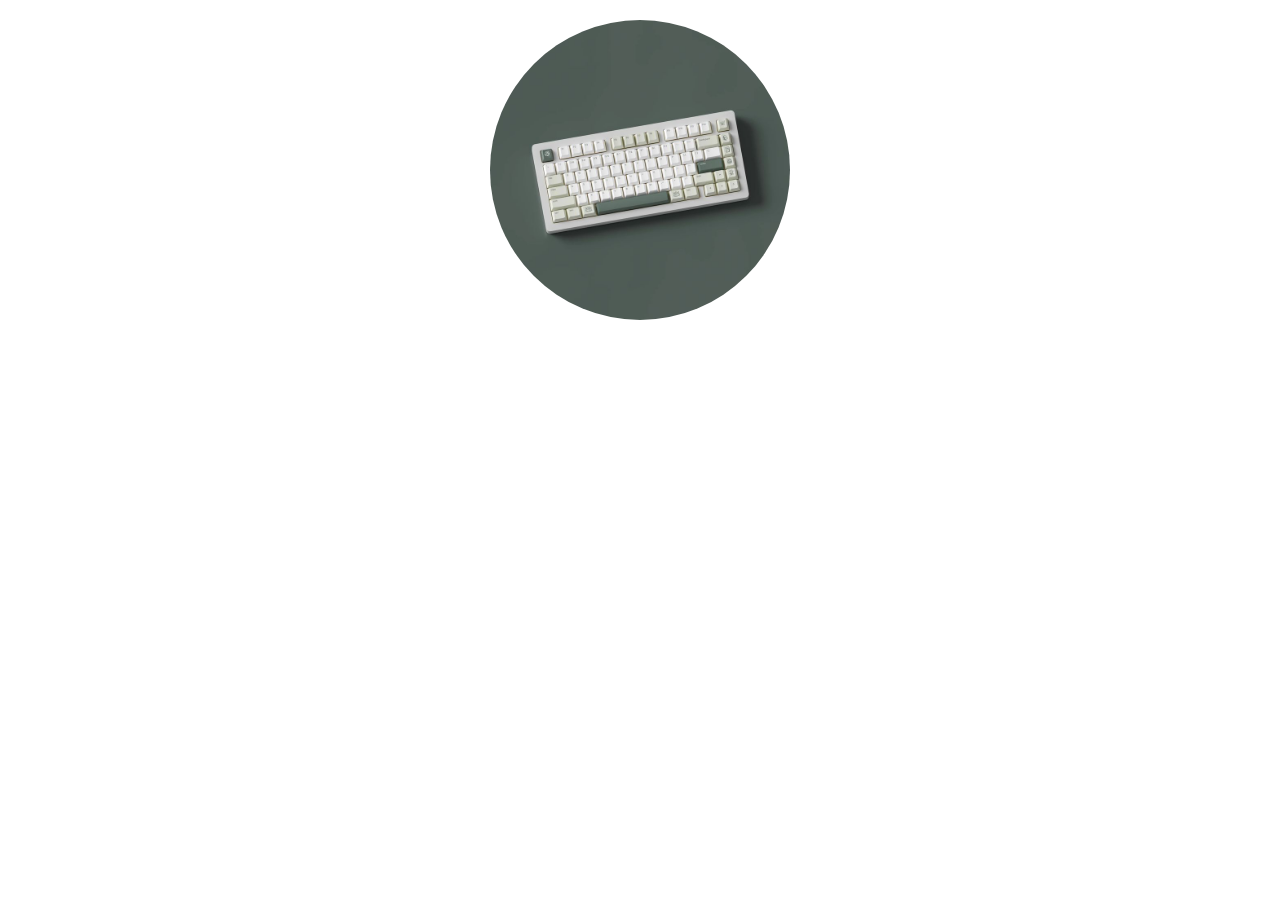
<file: latihan-1/index.html>
<!DOCTYPE html>
<html lang="en">

<head>
    <meta charset="UTF-8">
    <meta name="viewport" content="width=device-width, initial-scale=1.0">
    <title>Border Radius</title>
    <link rel="stylesheet" href="style.css">
</head>

<body>
    <div class="border">
        <!-- <p>Lorem, ipsum dolor.</p> -->
    </div>
</body>

</html>
</file>
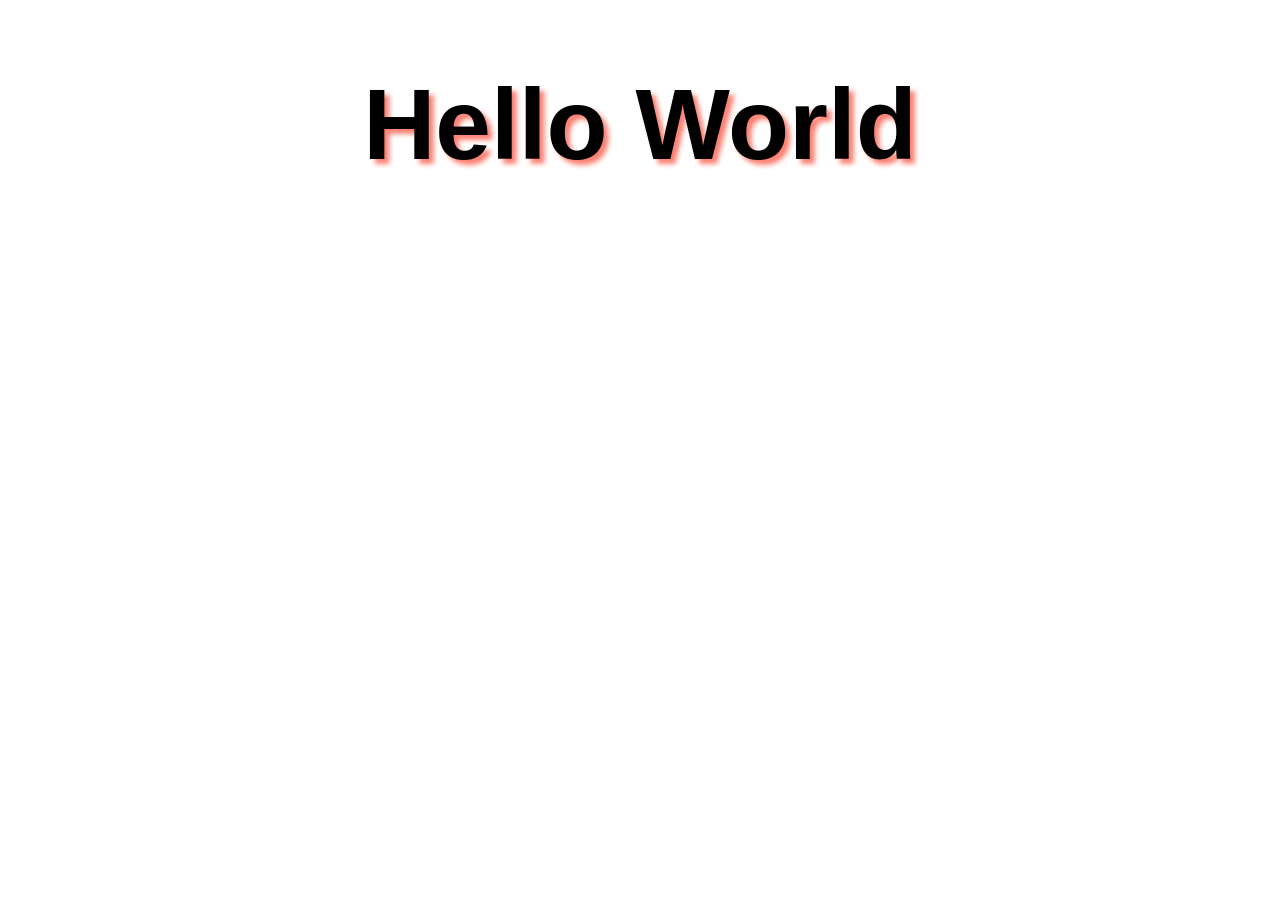
<file: latihan-5/index.html>
<!DOCTYPE html>
<html lang="en">

<head>
    <meta charset="UTF-8">
    <meta name="viewport" content="width=device-width, initial-scale=1.0">
    <title>Text Shadow</title>
    <link rel="stylesheet" href="style.css">
</head>

<body>
    <h1>Hello World</h1>
</body>

</html>
</file>
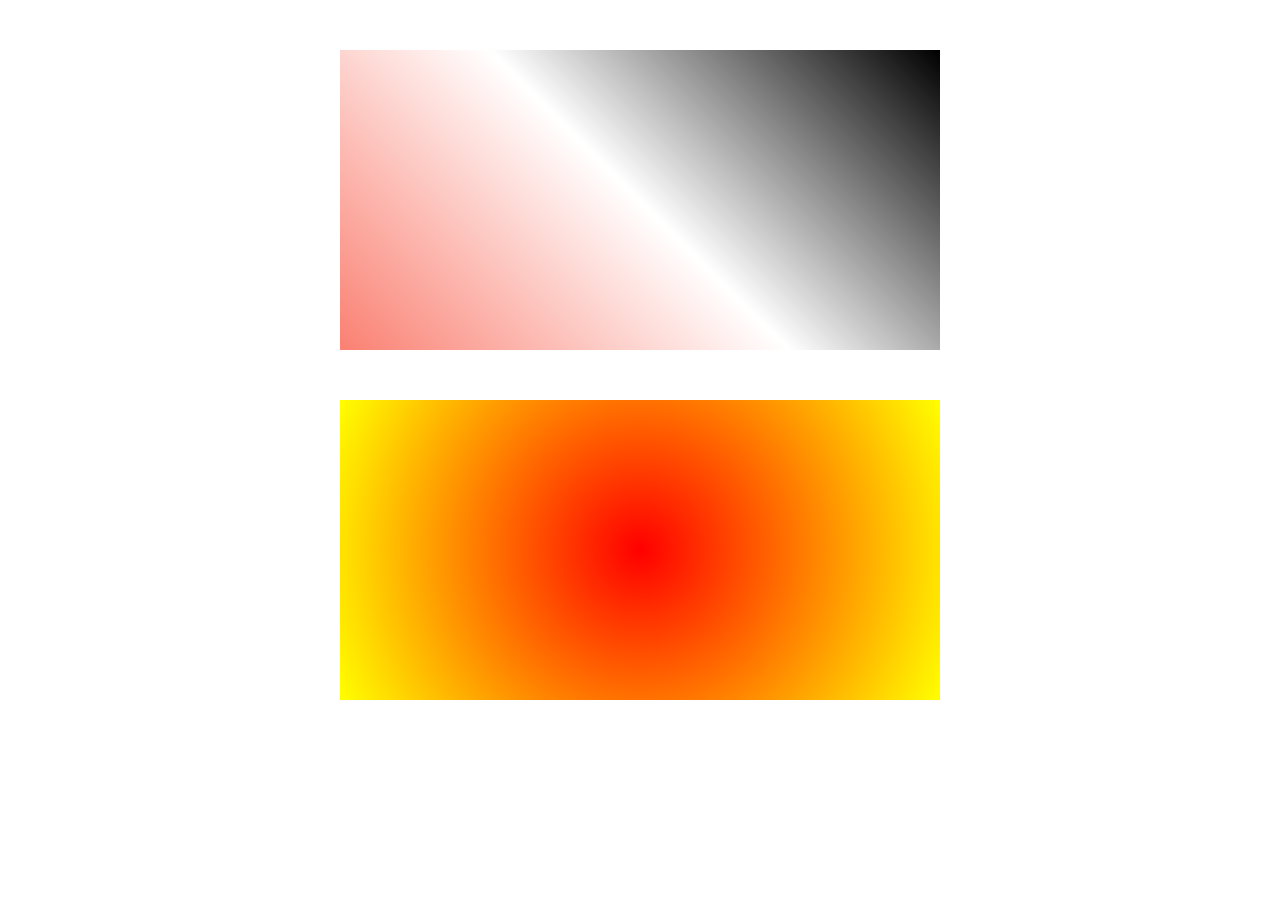
<file: latihan-6/index.html>
<!DOCTYPE html>
<html lang="en">

<head>
    <meta charset="UTF-8">
    <meta name="viewport" content="width=device-width, initial-scale=1.0">
    <title>Linear Gradient & Radial Gradient</title>
    <link rel="stylesheet" href="style.css">
</head>

<body>
    <div class="satu"></div>
    <div class="dua"></div>
</body>

</html>
</file>
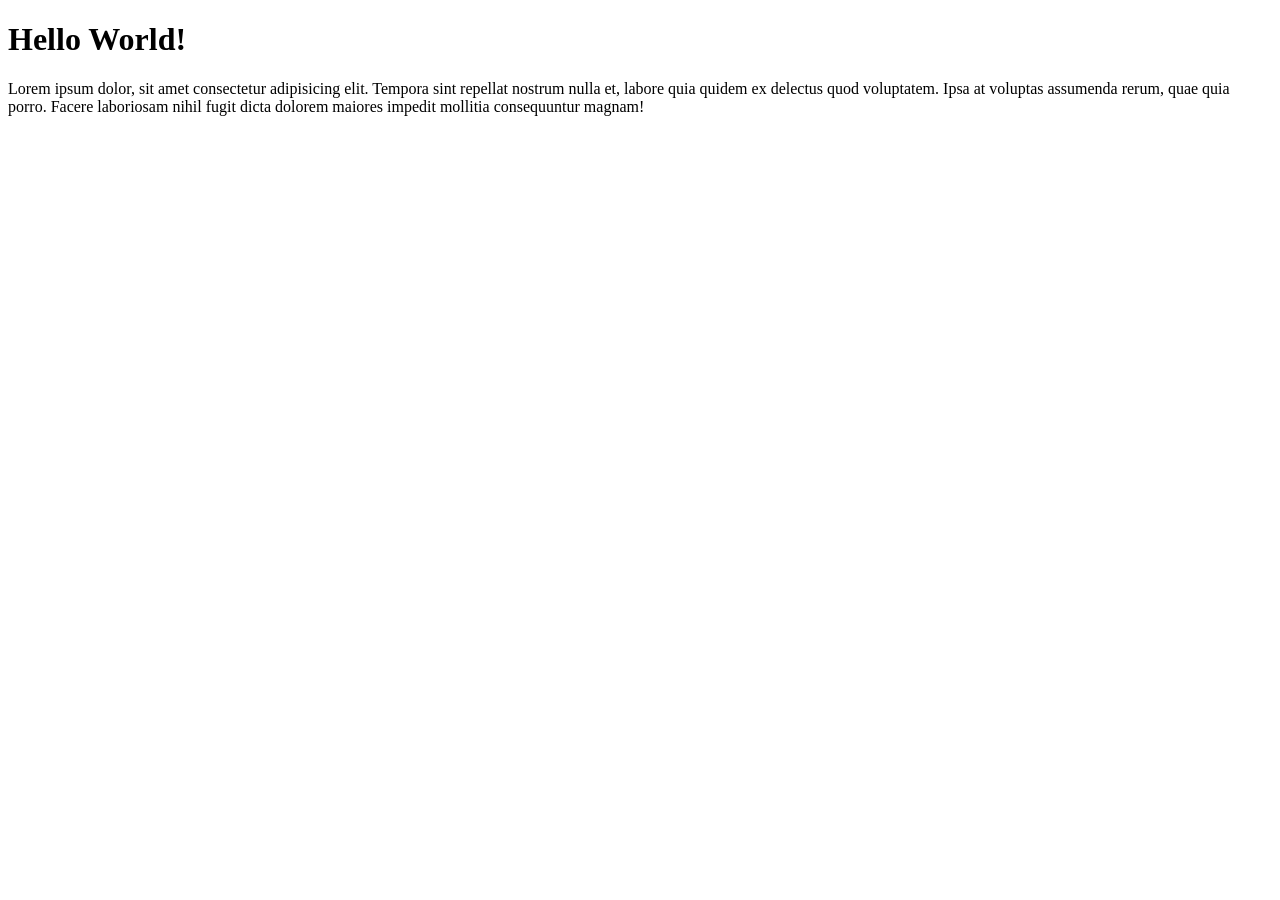
<file: latihan-7/index.html>
<!DOCTYPE html>
<html lang="en">

<head>
    <meta charset="UTF-8">
    <meta name="viewport" content="width=device-width, initial-scale=1.0">
    <title>Font Face</title>
    <link rel="stylesheet" href="style.css">
</head>

<body>
    <h1>Hello World!</h1>
    <p>
        Lorem ipsum dolor, sit amet consectetur adipisicing elit. Tempora sint repellat nostrum nulla et, labore quia
        quidem ex delectus quod voluptatem. Ipsa at voluptas assumenda rerum, quae quia porro. Facere laboriosam nihil
        fugit dicta dolorem maiores impedit mollitia consequuntur magnam!
    </p>
</body>

</html>
</file>
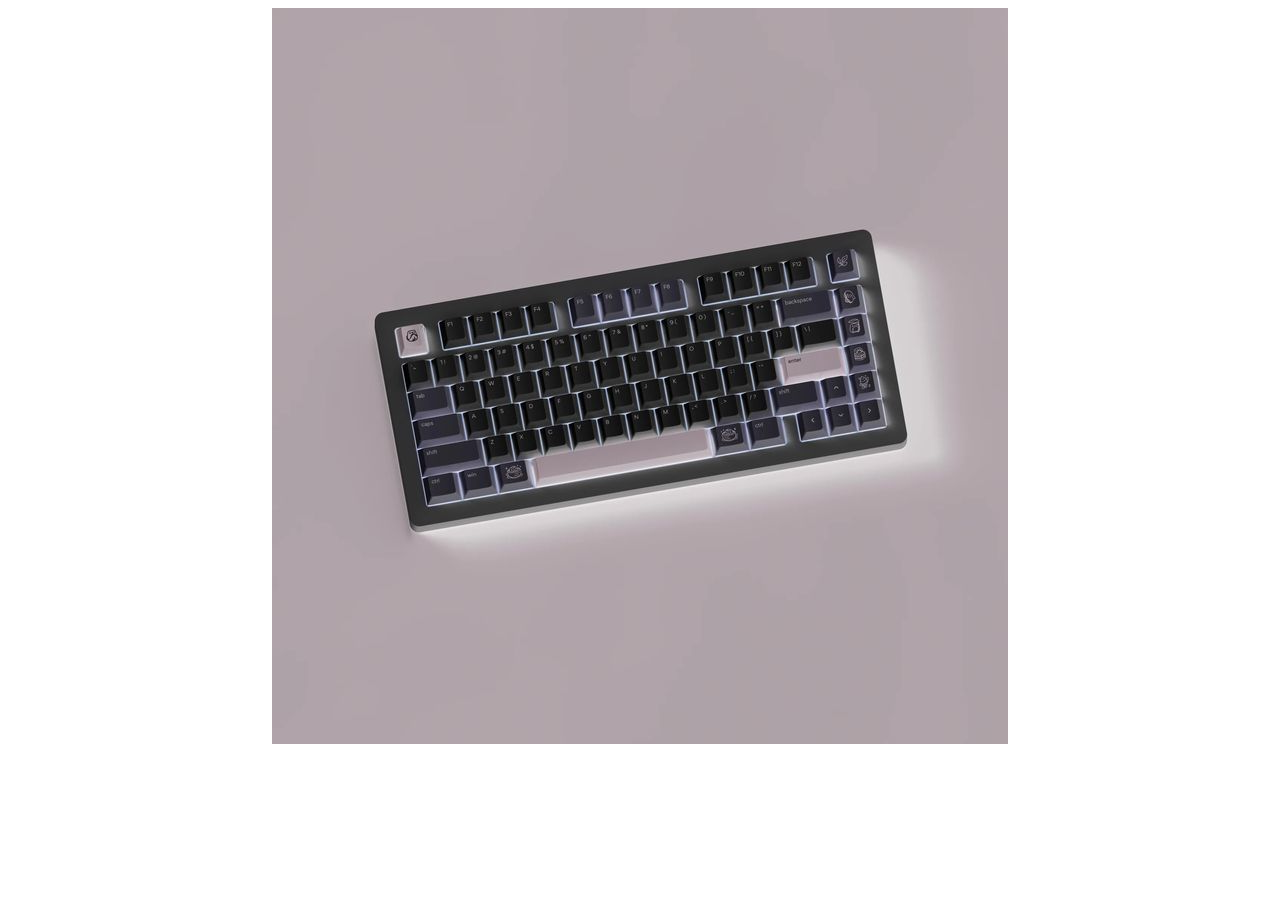
<file: latihan-8/index.html>
<!DOCTYPE html>
<html lang="en">

<head>
    <meta charset="UTF-8">
    <meta name="viewport" content="width=device-width, initial-scale=1.0">
    <title>Filter</title>
    <link rel="stylesheet" href="style.css">
</head>

<body>
    <img src="../sample1.jpg" alt="sample">
</body>

</html>
</file>
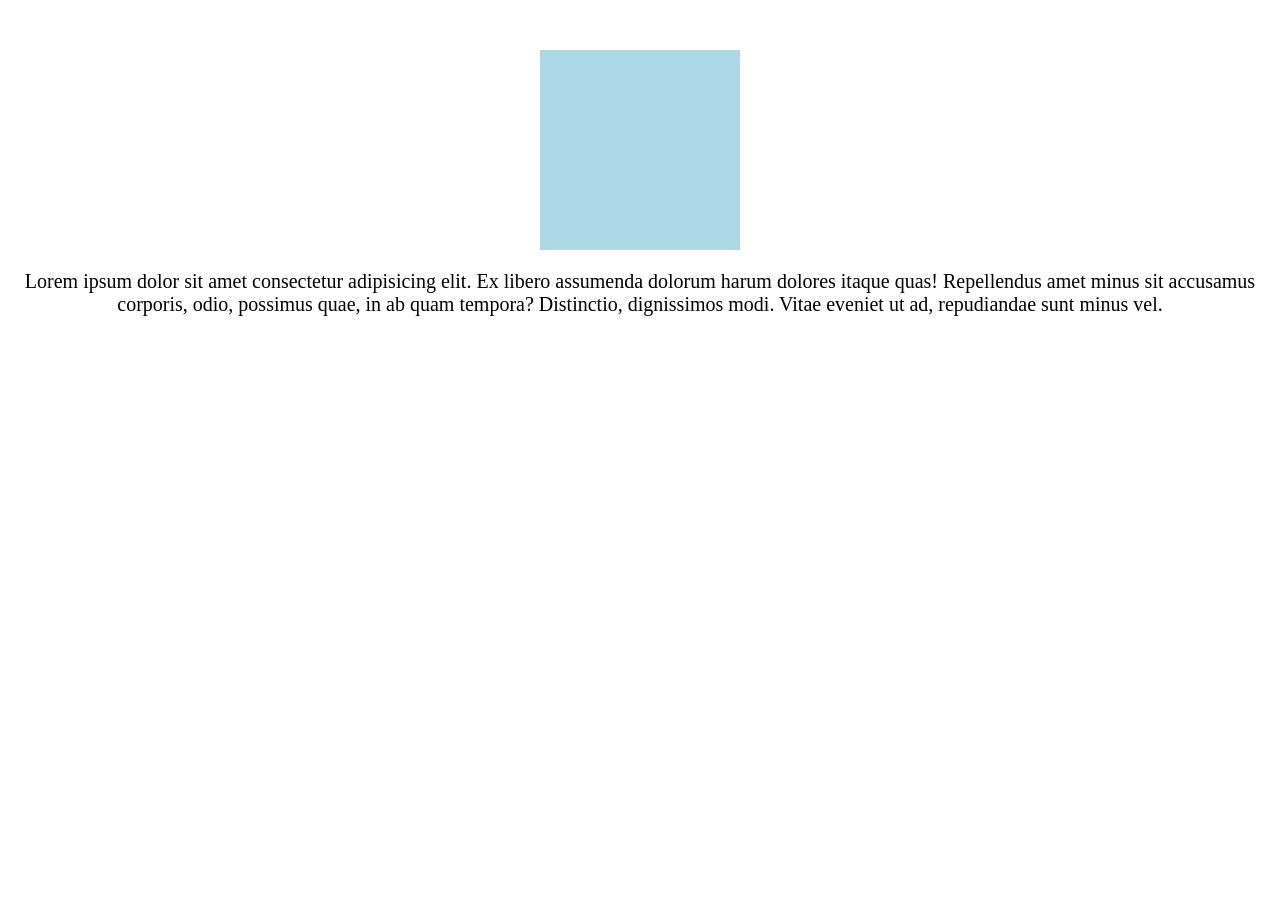
<file: latihan-9/index.html>
<!DOCTYPE html>
<html lang="en">

<head>
    <meta charset="UTF-8">
    <meta name="viewport" content="width=device-width, initial-scale=1.0">
    <title>Transform</title>
    <link rel="stylesheet" href="style.css">
</head>

<body>
    <div class="kotak"></div>
    <p>
        Lorem ipsum dolor sit amet consectetur adipisicing elit. Ex libero assumenda dolorum harum dolores itaque quas!
        Repellendus amet minus sit accusamus corporis, odio, possimus quae, in ab quam tempora? Distinctio, dignissimos
        modi. Vitae eveniet ut ad, repudiandae sunt minus vel.
    </p>
</body>

</html>
</file>
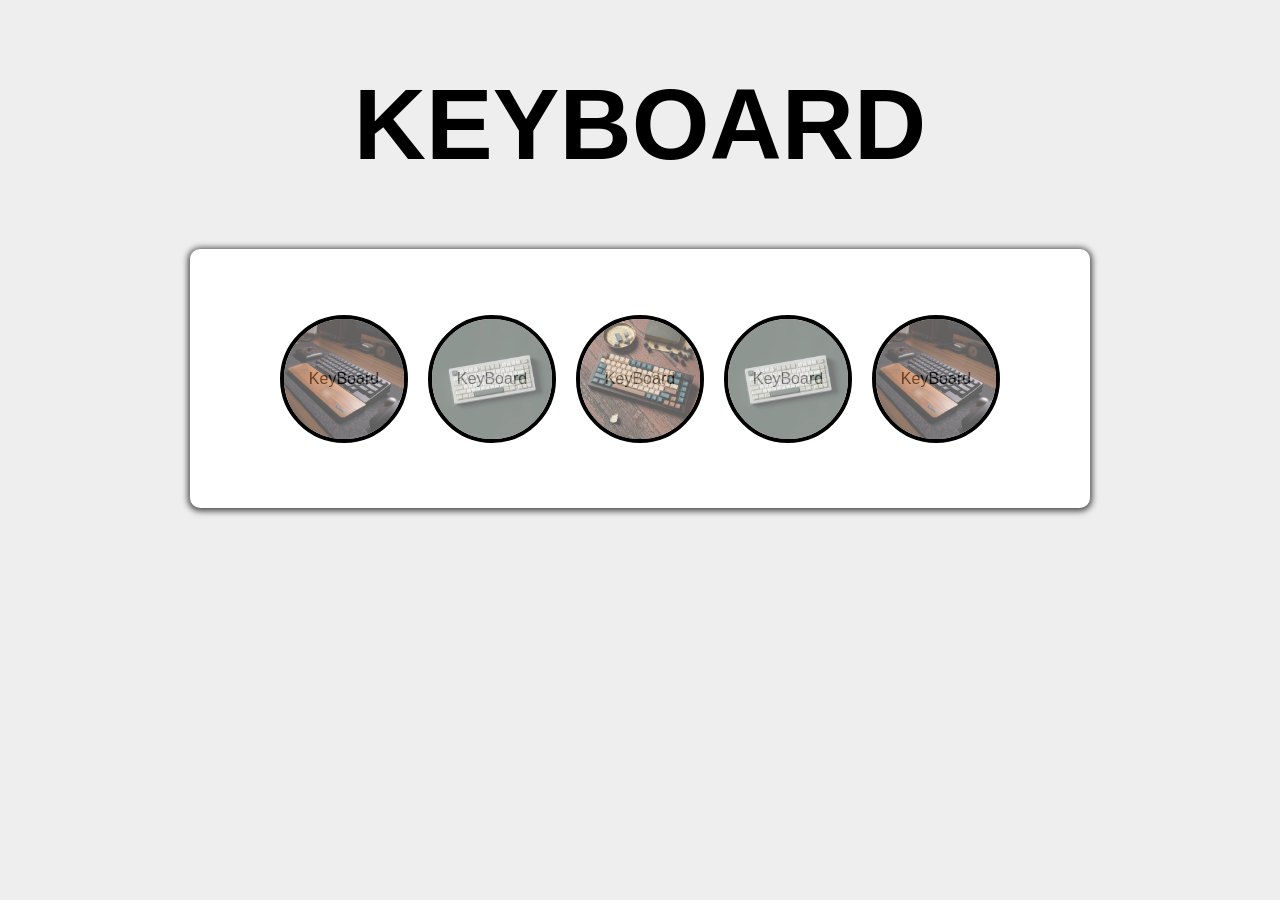
<file: gallery/code/index.html>
<!DOCTYPE html>
<html lang="en">

<head>
    <meta charset="UTF-8">
    <meta name="viewport" content="width=device-width, initial-scale=1.0">
    <title>Gallery</title>
    <link rel="stylesheet" href="style.css">
</head>

<body>
    <h1>KEYBOARD</h1>
    <div class="container">
        <ul class="gambar">
            <li>
                <a href="#gambar-1">
                    <img src="../img-1.jpg" alt="img-1">
                    <span>KeyBoard</span>
                </a>
                <div class="overlay" id="gambar-1">
                    <a href="#" class="close">CLOSE</a>
                    <img src="../img-1.jpg" alt="img-1">
                </div>
            </li>
            <li>
                <a href="#gambar-2">
                    <img src="../img-2.jpg" alt="img-2">
                    <span>KeyBoard</span>
                </a>
                <div class="overlay" id="gambar-2">
                    <a href="#" class="close">CLOSE</a>
                    <img src="../img-2.jpg" alt="img-2">
                </div>
            </li>
            <li>
                <a href="#gambar-3">
                    <img src="../img-3.jpg" alt="img-3">
                    <span>KeyBoard</span>
                </a>
                <div class="overlay" id="gambar-3">
                    <a href="#" class="close">CLOSE</a>
                    <img src="../img-3.jpg" alt="img-3">
                </div>
            </li>
            <li>
                <a href="#gambar-3">
                    <img src="../img-2.jpg" alt="img-4">
                    <span>KeyBoard</span>
                </a>
                <div class="overlay" id="gambar-4">
                    <a href="#" class="close">CLOSE</a>
                    <img src="../img-2.jpg" alt="img-4">
                </div>
            </li>
            <li>
                <a href="#gambar-5">
                    <img src="../img-1.jpg" alt="img-5">
                    <span>KeyBoard</span>
                </a>
                <div class="overlay" id="gambar-5">
                    <a href="#" class="close">CLOSE</a>
                    <img src="../img-1.jpg" alt="img-5">
                </div>
            </li>
        </ul>
        <div class="clear"></div>
    </div>
</body>

</html>
</file>
<file: latihan-1/style.css>
div {
  width: 300px;
  height: 300px;
  background-color: salmon;
  /* untuk ke 4 sisi */
  /* border-radius: 50%; */
  text-align: center;
  line-height: 300px;
  margin: 20px auto;
  /* untuk satu sisi */
  /* border-top-right-radius: 50%; */
  /* untuk 2 sisi */
  border-radius: 50%;
  background-image: url(../sample1.jpg);
  background-position: center;
  background-size: cover;
}
</file>
<file: latihan-5/style.css>
h1 {
  font-size: 100px;
  font-family: Verdana, Geneva, Tahoma, sans-serif;
  text-align: center;
  /* x offset, y offset, blur, color */
  text-shadow: 5px 5px 5px salmon;
}
</file>
<file: latihan-6/style.css>
.satu {
  width: 600px;
  height: 300px;
  margin: 50px auto;
  /* background-color: saddlebrown; */
  background-image: linear-gradient(45deg, salmon, white, black);
}

.dua {
  width: 600px;
  height: 300px;
  margin: 50px auto;
  background-image: radial-gradient(circle, red, yellow);
}
</file>
<file: latihan-7/style.css>
@font-face {
  font-family: "Playwrite AR Guides", cursive;
  src: url(../Playwrite_AR_Guides/PlaywriteARGuides-Regular.ttf) format("truetype");
}

body {
  font-family: "Playwrite AR Guides", cursive;
}
</file>
<file: latihan-8/style.css>
body {
  text-align: center;
}

img {
  /* filter: blur(2px); */
  /* filter: brightness(50%); */
  /* filter: contrast(70%); */
  /* filter: saturate(40%); */
  /* filter: sepia(40%); */
  /* filter: hue-rotate(100deg); */
  filter: invert(100%);
}
</file>
<file: latihan-9/style.css>
.kotak {
  width: 200px;
  height: 200px;
  background-color: lightblue;
  margin: 50px auto 0;
  transition: 1s;
}

.kotak:hover {
  /* angka awal sumbu X, angka akhir sumbu Y */
  /* transform: scale(2, 0.4); */
  /* transform: rotateY(100deg); */
  /* transform: skew(20deg); */
  transform: translate(20px, 90px);
}

p {
  font-size: 20px;
  text-align: center;
}
</file>
<file: gallery/code/style.css>
body {
  font-family: Verdana, Geneva, Tahoma, sans-serif;
  font: 18px/28px;
  background-color: #eee;
}

h1 {
  font-size: 100px;
  text-align: center;
}

.container {
  width: 900px;
  padding: 50px;
  box-sizing: border-box;
  background-color: white;
  margin: auto;
  border-radius: 10px;
  box-shadow: 0 1px 6px 2px rgba(0, 0, 0, 0.7);
  clear: both;
}

.container .clear {
  clear: both;
}

.container ul li {
  width: 120px;
  height: 120px;
  list-style: none;
  position: relative;
  border: 4px solid black;
  border-radius: 50%;
  float: left;
  margin-right: 20px;
  margin-bottom: 15px;
}

.container ul li a img {
  width: 120px;
  height: 120px;
  border-radius: 50%;
}

.container ul li a span {
  width: 120px;
  height: 120px;
  display: block;
  background-color: #eee;
  position: absolute;
  top: 0;
  border-radius: 50%;
  opacity: 0.4;
  text-align: center;
  line-height: 120px;
  color: black;
  transition: 0.6s ease-in-out;
  transform: scale(1);
}

.container ul li a span:hover {
  opacity: 0;
  transform: scale(0) rotate(360deg);
}

/* overlay */

.container ul li .overlay {
  width: 0;
  height: 0;
  overflow: hidden;
  position: fixed;
  top: 0;
  left: 0;
  background: rgba(0, 0, 0, 0);
  z-index: 999;
  text-align: center;
  padding: 100px 0;
}

.container ul li .overlay:target {
  width: auto;
  height: auto;
  bottom: 0;
  right: 0;
  background: rgba(0, 0, 0, 0.7);
}

.container ul li .overlay img {
  max-height: 100%;
  box-shadow: 2px 2px 10px rgba(0, 0, 0, 0.8);
}

.container ul li .overlay:target img {
  animation: animate 0.8s;
}

.container ul li .overlay a {
  color: white;
  text-decoration: none;
  font-weight: bold;
  position: absolute;
  top: 50px;
  right: 400px;
}

/* keyframe */

@keyframes animate {
  0% {
    transform: scale(0);
    opacity: 0;
  }
  100% {
    transform: scale(1);
    opacity: 1;
  }
}
</file>
